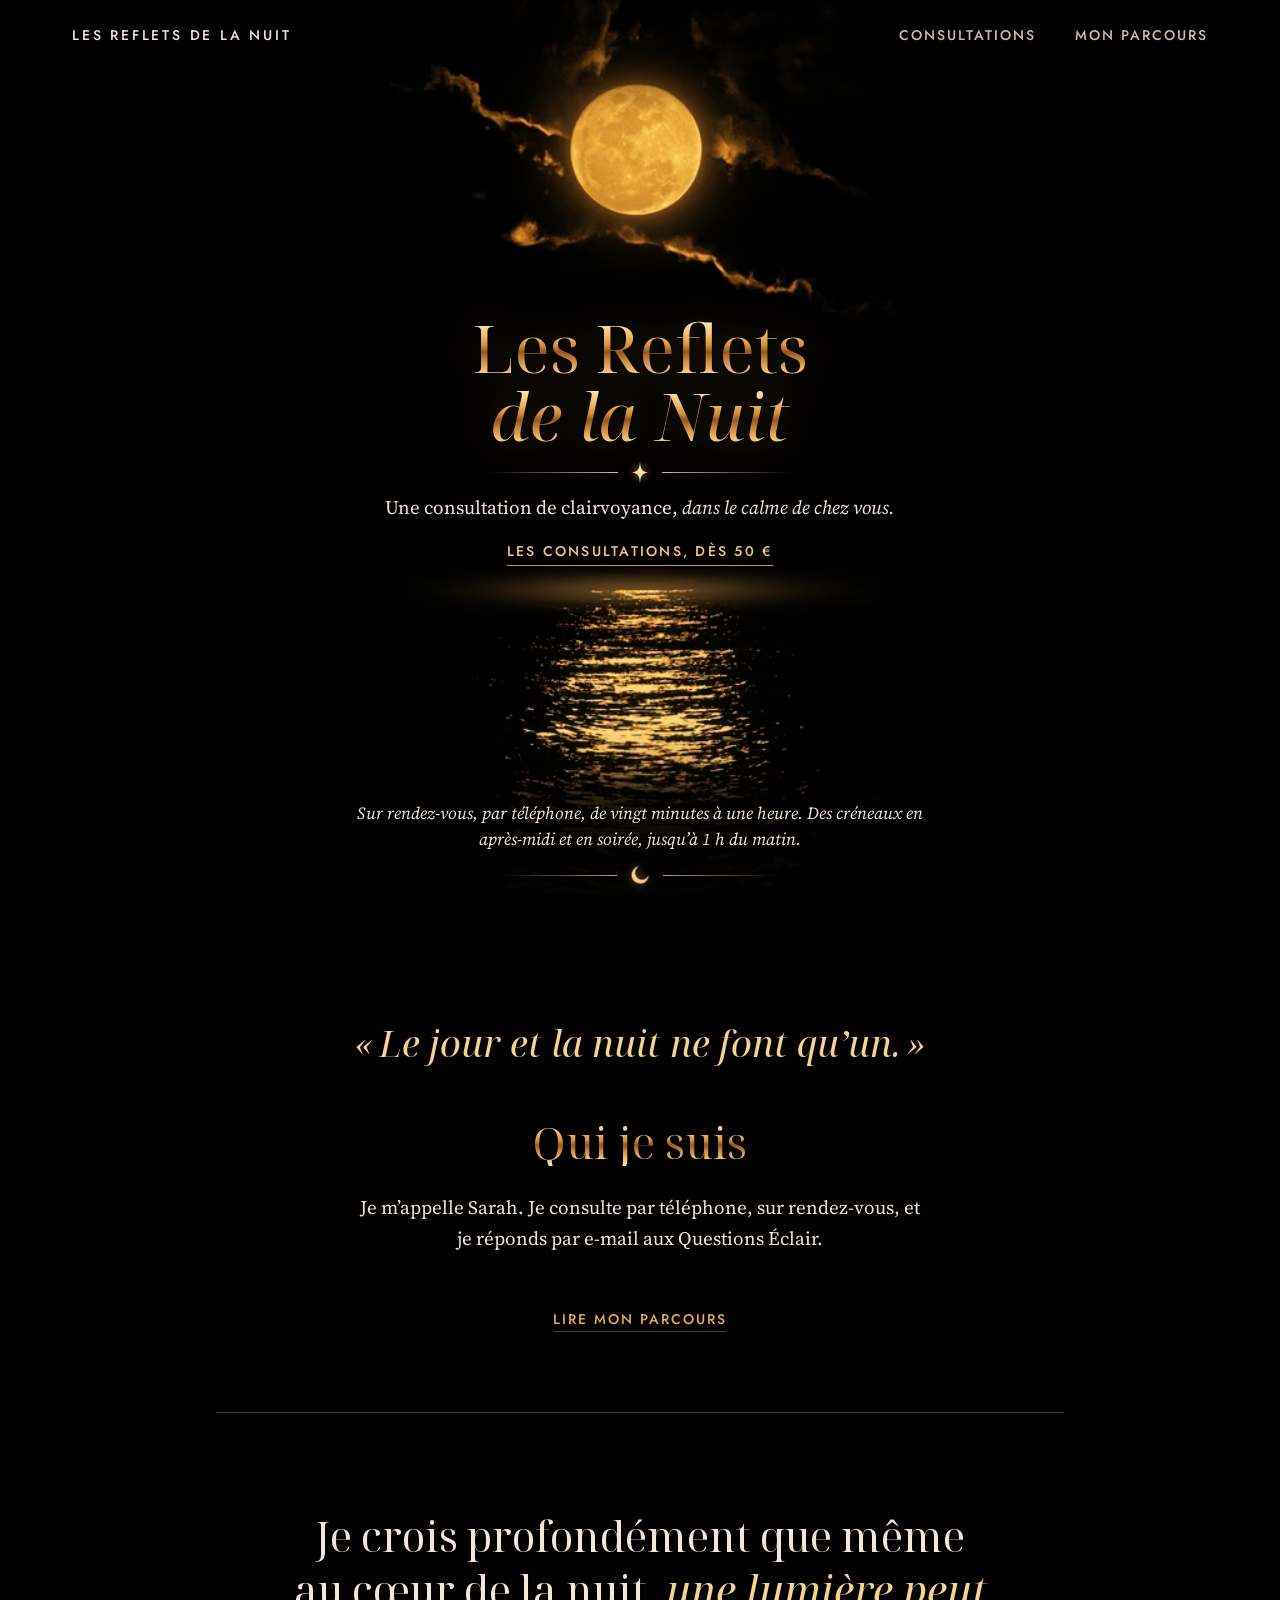
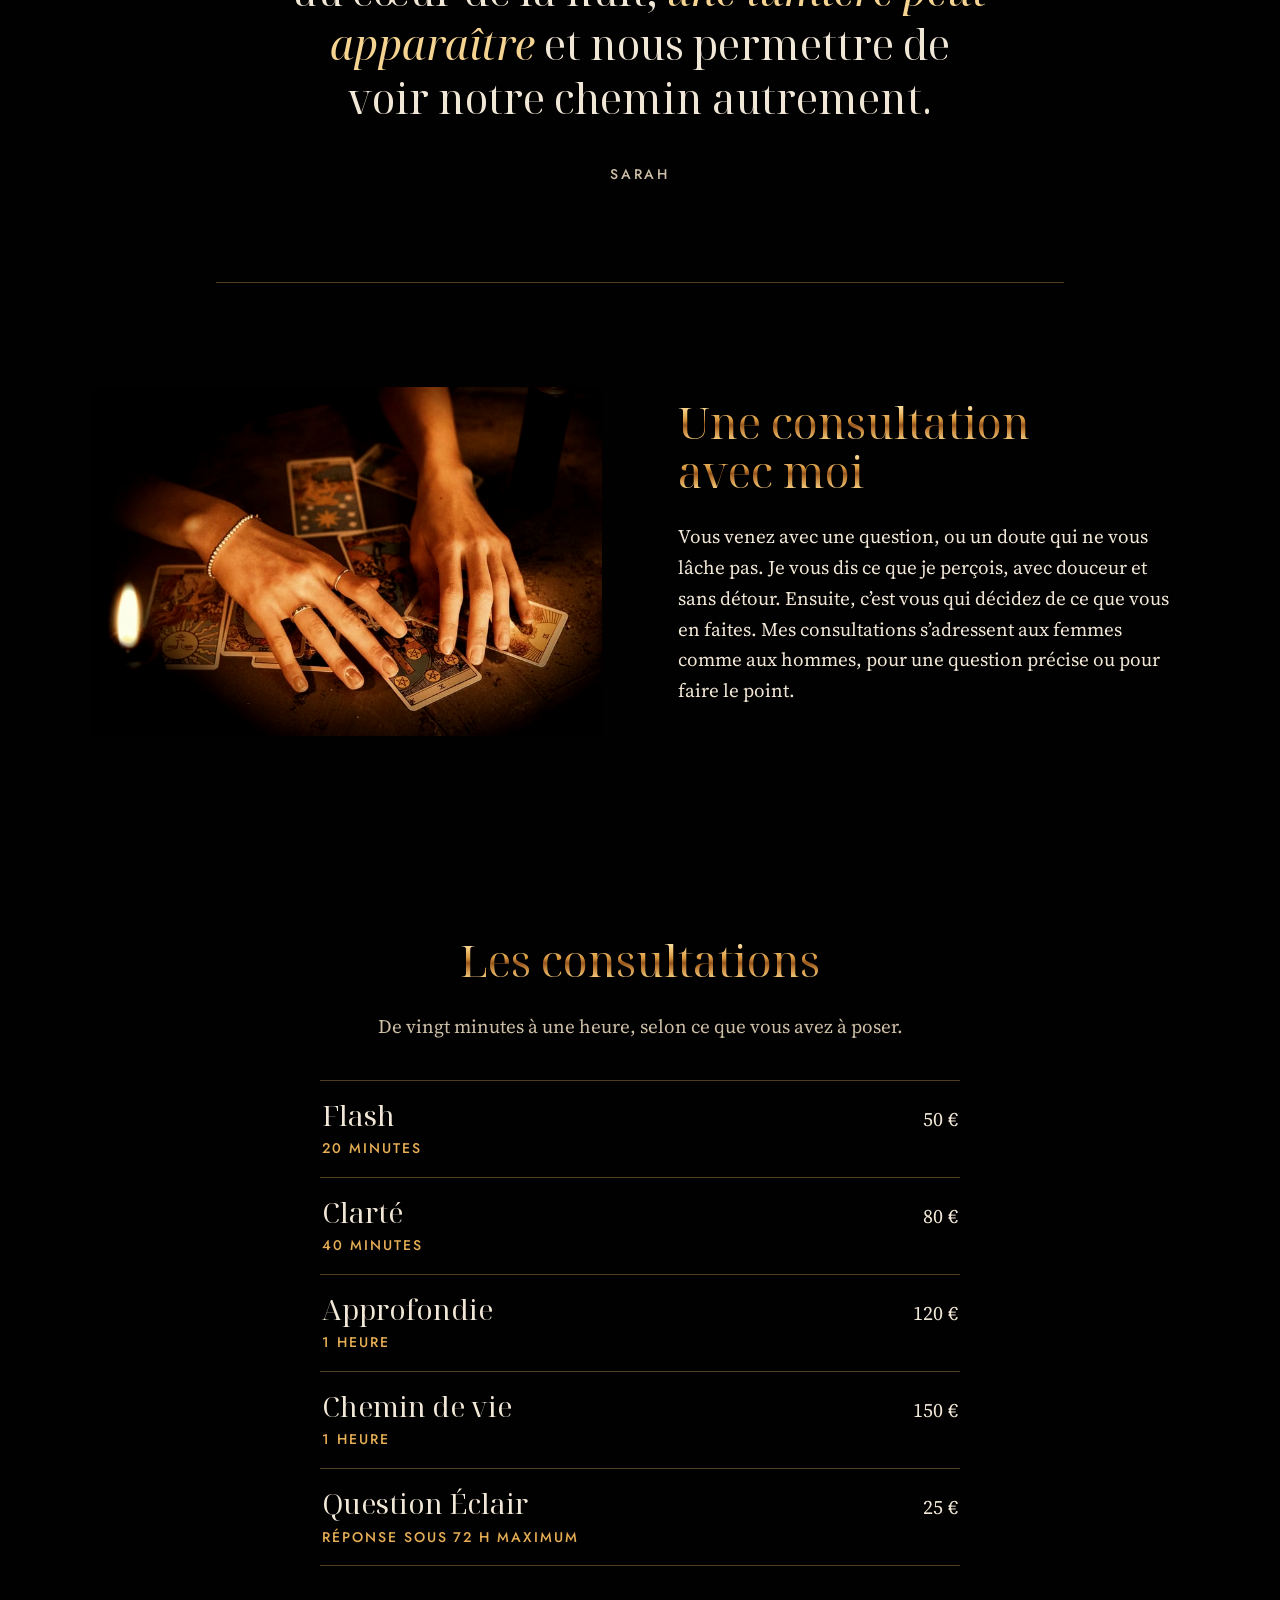
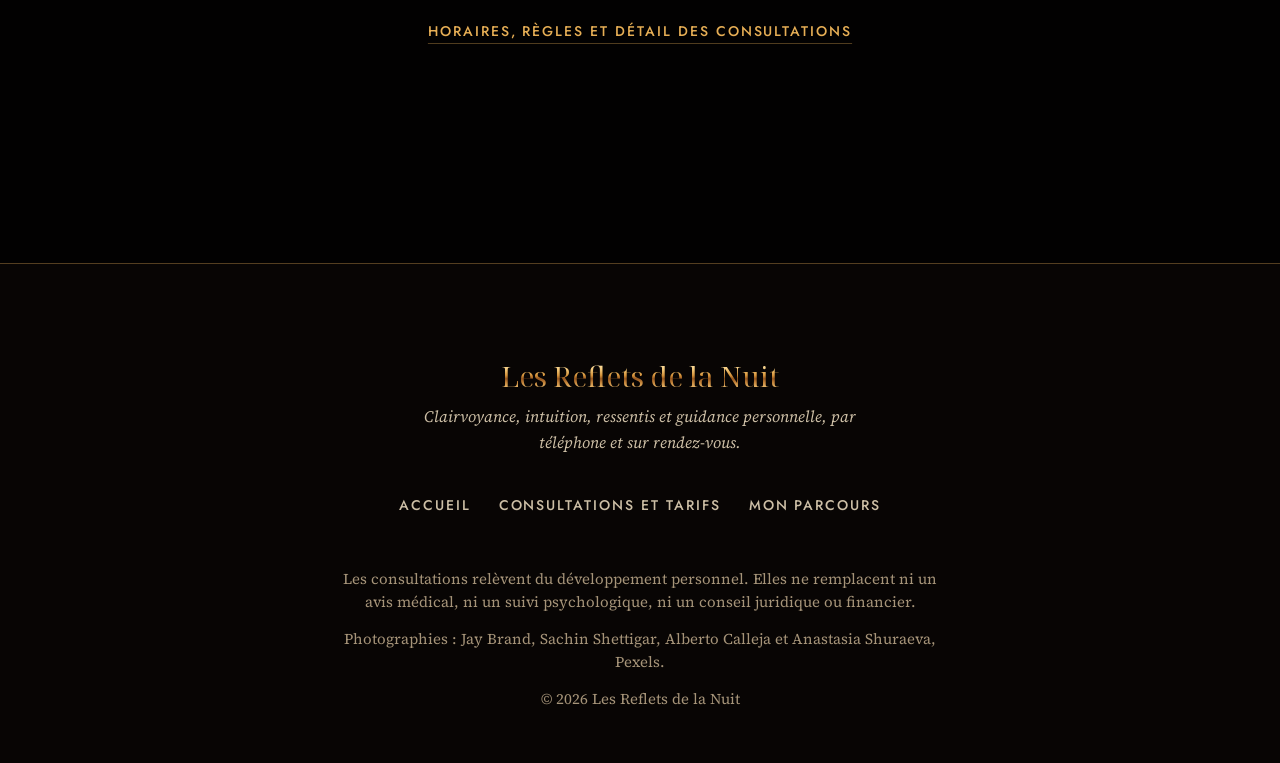
<file: index.html>
<!doctype html>
<html lang="fr">
<head>
<meta charset="utf-8">
<meta name="viewport" content="width=device-width, initial-scale=1, viewport-fit=cover">
<meta name="robots" content="noindex, nofollow">
<title>Les Reflets de la Nuit · Consultations de clairvoyance par téléphone, sur <span class="insecable">rendez-vous</span></title>
<meta name="description" content="Consultations de clairvoyance, d’intuition et de guidance personnelle par téléphone, sur rendez-vous, en après-midi et en soirée jusqu’à 1 h du matin. De 20 minutes à 1 heure, dès 50 €. Question Éclair par écrit, 25 €, réponse sous 72 heures maximum.">
<meta name="theme-color" content="#020101">
<meta name="color-scheme" content="dark">
<link rel="icon" href="assets/img/favicon.svg" type="image/svg+xml">
<link rel="preload" href="assets/fonts/source-serif-4-normal.woff2" as="font" type="font/woff2" crossorigin>
<link rel="preload" href="assets/fonts/noto-serif-display-normal.woff2" as="font" type="font/woff2" crossorigin>
<link rel="preload" as="image" type="image/avif" media="(max-aspect-ratio: 3/4)" imagesrcset="assets/photos/lune7-p-600.avif 600w, assets/photos/lune7-p-900.avif 900w, assets/photos/lune7-p-1200.avif 1200w" imagesizes="100vw">
<link rel="preload" as="image" type="image/avif" media="(min-aspect-ratio: 3/4)" imagesrcset="assets/photos/lune7-l-1280.avif 1280w, assets/photos/lune7-l-1920.avif 1920w, assets/photos/lune7-l-2560.avif 2560w" imagesizes="100vw">
<link rel="stylesheet" href="assets/css/v7.css?v=041ac2bc5d">
</head>
<body class="p-accueil">
<a class="evitement" href="#contenu">Aller au contenu</a>
<header class="haut haut-photo">
  <a class="marque" href="index.html" aria-current="page">Les Reflets de la Nuit</a>
  <nav class="haut-nav" aria-label="Navigation principale"><a href="consultations.html">Consultations</a><a href="parcours.html">Mon parcours</a></nav>
</header>

<main id="contenu">
<section class="heros" aria-labelledby="titre-nom">
  <picture class="heros-photo"><source media="(min-aspect-ratio: 3/4)" type="image/avif" srcset="assets/photos/lune7-l-1280.avif 1280w, assets/photos/lune7-l-1920.avif 1920w, assets/photos/lune7-l-2560.avif 2560w" sizes="100vw"><source media="(min-aspect-ratio: 3/4)" type="image/webp" srcset="assets/photos/lune7-l-1280.webp 1280w, assets/photos/lune7-l-1920.webp 1920w, assets/photos/lune7-l-2560.webp 2560w" sizes="100vw"><source media="(min-aspect-ratio: 3/4)" srcset="assets/photos/lune7-l-1280.jpg 1280w, assets/photos/lune7-l-1920.jpg 1920w, assets/photos/lune7-l-2560.jpg 2560w" sizes="100vw"><source type="image/avif" srcset="assets/photos/lune7-p-600.avif 600w, assets/photos/lune7-p-900.avif 900w, assets/photos/lune7-p-1200.avif 1200w" sizes="100vw"><source type="image/webp" srcset="assets/photos/lune7-p-600.webp 600w, assets/photos/lune7-p-900.webp 900w, assets/photos/lune7-p-1200.webp 1200w" sizes="100vw"><img src="assets/photos/lune7-p-900.jpg" srcset="assets/photos/lune7-p-600.jpg 600w, assets/photos/lune7-p-900.jpg 900w, assets/photos/lune7-p-1200.jpg 1200w" sizes="100vw" alt="Pleine lune orangée au-dessus de nuages bordés d’or ; sous l’horizon, la mer noire et un large chemin de lumière dorée." fetchpriority="high" decoding="async"></picture>
  <div class="heros-texte">
    <h1 id="titre-nom" class="nom"><span class="nom-l1">Les Reflets</span> <span class="nom-l2">de la Nuit</span></h1>
    <span class="astre" aria-hidden="true"><svg viewBox="0 0 20 28" width="20" height="28" focusable="false"><path d="M10 0C10.6 8.6 11.3 12.5 20 14 11.3 15.5 10.6 19.4 10 28 9.4 19.4 8.7 15.5 0 14 8.7 12.5 9.4 8.6 10 0Z"/></svg></span>
    <p class="heros-phrase">Une consultation de clairvoyance, <em>dans le calme de chez vous.</em></p>
    <a class="lien lien-fort" href="consultations.html">Les consultations, dès 50 <span class="cur">€</span></a>
  </div>
  <div class="heros-bas">
    <p class="heros-creneaux">Sur <span class="insecable">rendez-vous</span>, par téléphone, de vingt minutes à une heure. Des créneaux en <span class="insecable">après-midi</span> et en soirée, jusqu’à 1 h du matin.</p>
    <span class="croissant" aria-hidden="true"><svg viewBox="0 0 24 24" width="24" height="24" focusable="false"><path d="M15.2 3.1A9.4 9.4 0 1 0 20.9 15.6 7.6 7.6 0 1 1 15.2 3.1Z"/></svg></span>
  </div>
</section>

<section class="qui" aria-labelledby="titre-qui">
  <p class="qui-exergue">« Le jour et la nuit ne font qu’un. »</p>
  <h2 id="titre-qui" class="titre-section">Qui je suis</h2>
  <p class="qui-texte">Je m’appelle Sarah. Je consulte par téléphone, sur <span class="insecable">rendez-vous</span>, et je réponds par <span class="insecable">e-mail</span> aux Questions Éclair.</p>
  <p class="suite"><a class="lien" href="parcours.html">Lire mon parcours</a></p>
</section>

<section class="lumiere" aria-label="Sa conviction">
  <p class="lumiere-phrase">Je crois profondément que même au cœur de la nuit, <span class="or">une lumière peut apparaître</span> et nous permettre de voir notre chemin autrement.</p>
  <p class="lumiere-signe">Sarah</p>
</section>

<section class="approche" aria-labelledby="titre-approche">
  <figure class="approche-photo">
    <picture><source type="image/avif" srcset="assets/photos/mains6-390.avif 390w, assets/photos/mains6-800.avif 800w, assets/photos/mains6-1060.avif 1060w" sizes="(min-width: 900px) 46vw, 100vw"><source type="image/webp" srcset="assets/photos/mains6-390.webp 390w, assets/photos/mains6-800.webp 800w, assets/photos/mains6-1060.webp 1060w" sizes="(min-width: 900px) 46vw, 100vw"><img src="assets/photos/mains6-1060.jpg" srcset="assets/photos/mains6-390.jpg 390w, assets/photos/mains6-800.jpg 800w, assets/photos/mains6-1060.jpg 1060w" sizes="(min-width: 900px) 46vw, 100vw" alt="Deux mains posées sur des cartes de tarot, entre deux bougies allumées." width="1060" height="728" loading="lazy" decoding="async"></picture>
  </figure>
  <div class="approche-texte">
    <h2 id="titre-approche" class="titre-section">Une consultation avec moi</h2>
    <p>Vous venez avec une question, ou un doute qui ne vous lâche pas. Je vous dis ce que je perçois, avec douceur et sans détour. Ensuite, c’est vous qui décidez de ce que vous en faites. Mes consultations s’adressent aux femmes comme aux hommes, pour une question précise ou pour faire le point.</p>
  </div>
</section>

<section class="consultations-accueil" aria-labelledby="titre-carte">
  <h2 id="titre-carte" class="titre-section">Les consultations</h2>
  <p class="carte-chapeau">De vingt minutes à une heure, selon ce que vous avez à poser.</p>
  <ol class="carte" aria-label="Les consultations"><li><a class="carte-ligne" href="consultations.html#flash" data-prestation="flash"><span class="carte-nom" data-p="nom">Flash</span><span class="carte-prix" data-p="prix">50 <span class="cur">€</span></span><span class="carte-duree" data-p="duree">20 minutes</span></a></li><li><a class="carte-ligne" href="consultations.html#clarte" data-prestation="clarte"><span class="carte-nom" data-p="nom">Clarté</span><span class="carte-prix" data-p="prix">80 <span class="cur">€</span></span><span class="carte-duree" data-p="duree">40 minutes</span></a></li><li><a class="carte-ligne" href="consultations.html#approfondie" data-prestation="approfondie"><span class="carte-nom" data-p="nom">Approfondie</span><span class="carte-prix" data-p="prix">120 <span class="cur">€</span></span><span class="carte-duree" data-p="duree">1 heure</span></a></li><li><a class="carte-ligne" href="consultations.html#chemin-de-vie" data-prestation="chemin-de-vie"><span class="carte-nom" data-p="nom">Chemin de vie</span><span class="carte-prix" data-p="prix">150 <span class="cur">€</span></span><span class="carte-duree" data-p="duree">1 heure</span></a></li><li><a class="carte-ligne" href="consultations.html#question-eclair" data-prestation="question-eclair"><span class="carte-nom" data-p="nom">Question Éclair</span><span class="carte-prix" data-p="prix">25 <span class="cur">€</span></span><span class="carte-duree" data-p="delai">Réponse sous 72 h maximum</span></a></li></ol>
  <p class="suite"><a class="lien" href="consultations.html">Horaires, règles et détail des consultations</a></p>
</section>
</main>
<footer class="pied">
  <p class="pied-nom">Les Reflets de la Nuit</p>
  <p class="pied-signature">Clairvoyance, intuition, ressentis et guidance personnelle, par téléphone et sur <span class="insecable">rendez-vous</span>.</p>
  <nav aria-label="Pages du site"><ul class="pied-nav"><li><a href="index.html">Accueil</a></li><li><a href="consultations.html">Consultations et tarifs</a></li><li><a href="parcours.html">Mon parcours</a></li></ul></nav>
  <p class="pied-mention">Les consultations relèvent du développement personnel. Elles ne remplacent ni un avis médical, ni un suivi psychologique, ni un conseil juridique ou financier.</p>
  <p class="pied-credits">Photographies : Jay Brand, Sachin Shettigar, Alberto Calleja et Anastasia Shuraeva, Pexels.</p>
  <p class="pied-annee">© 2026 Les Reflets de la Nuit</p>
</footer>

</body>
</html>
</file>
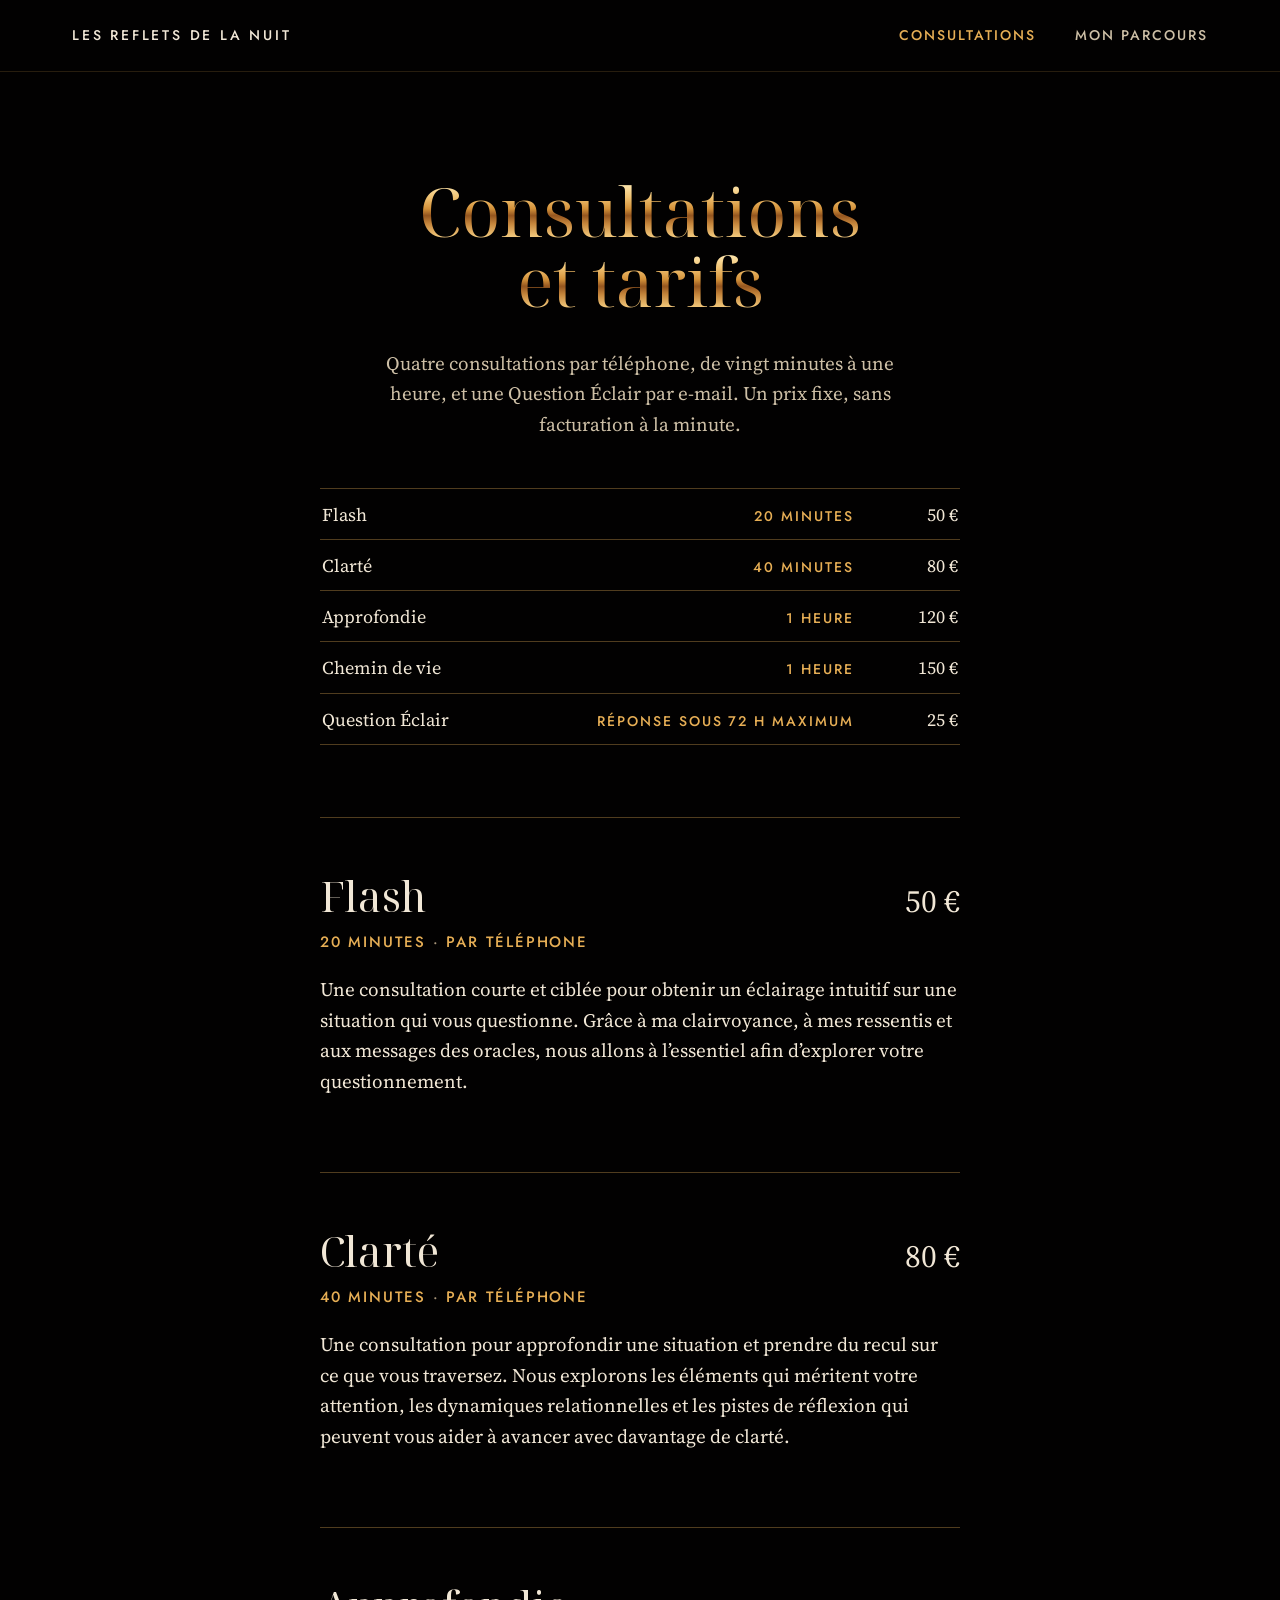
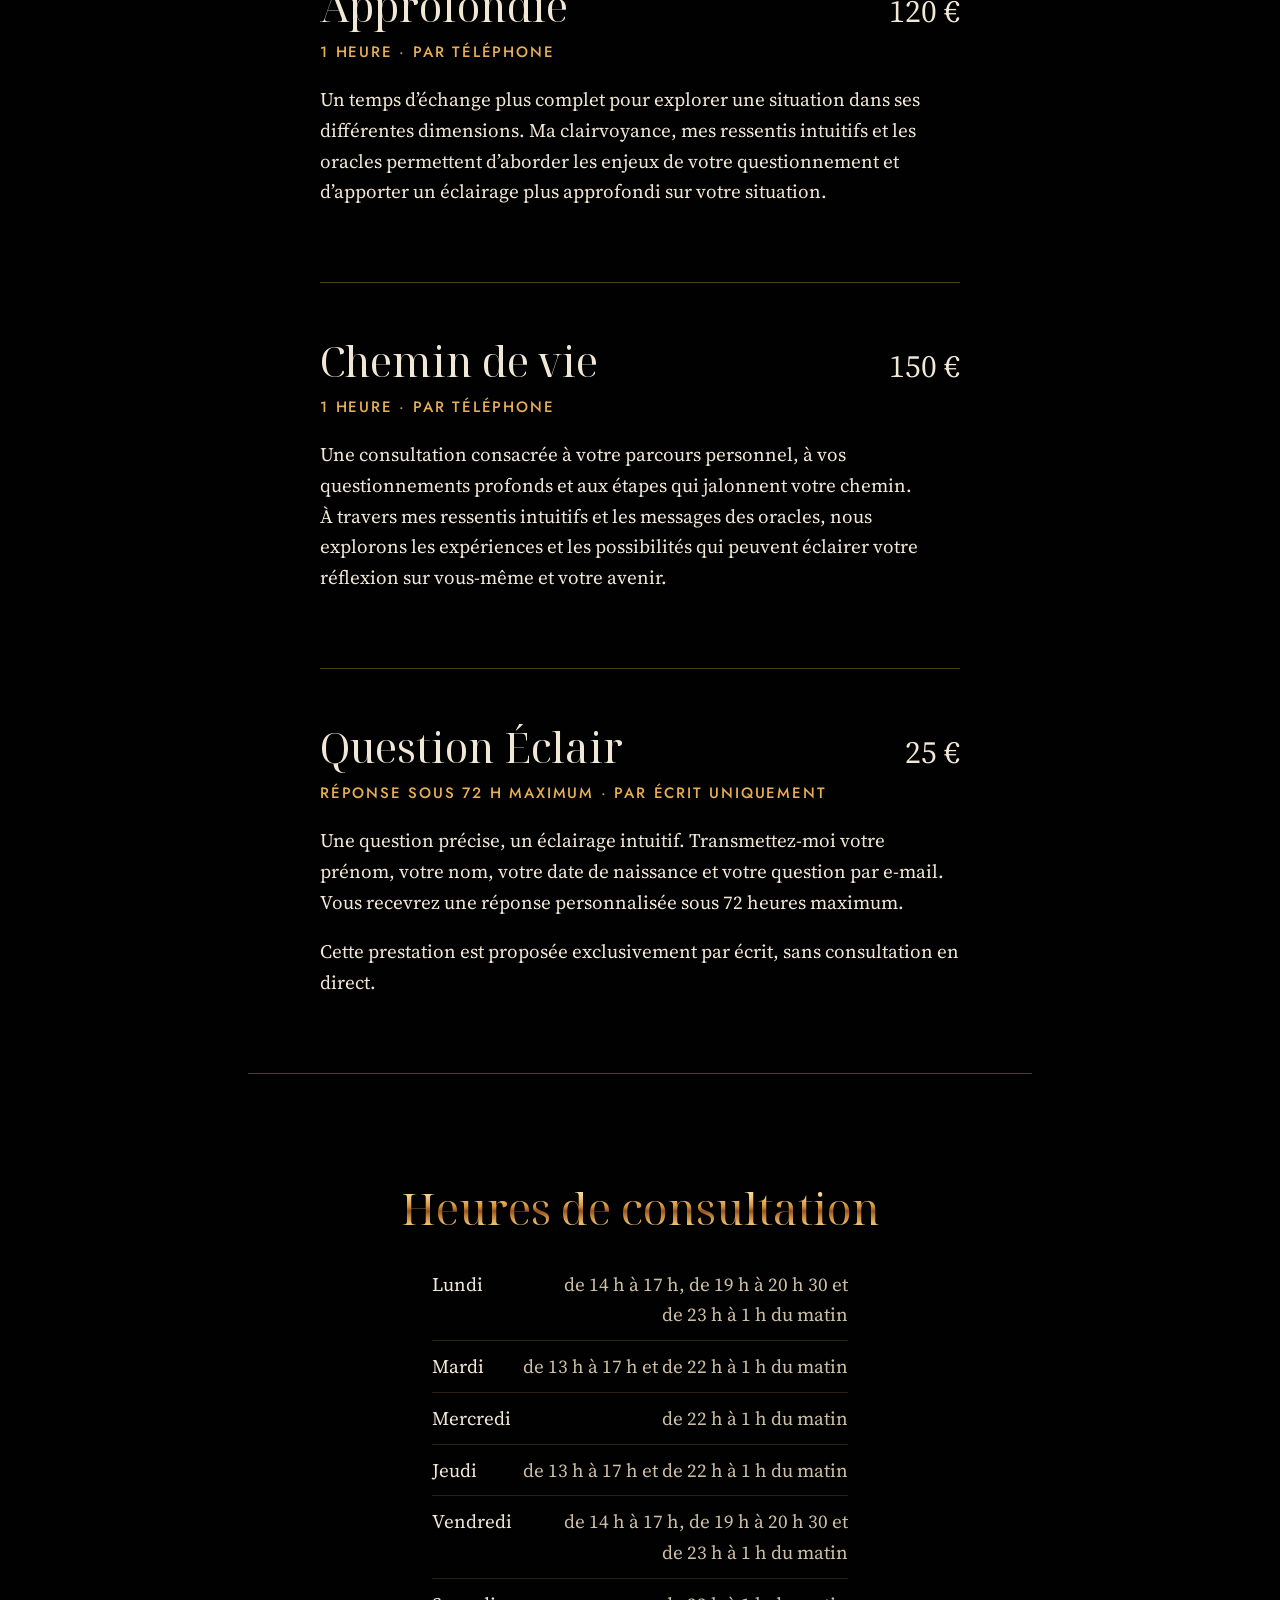
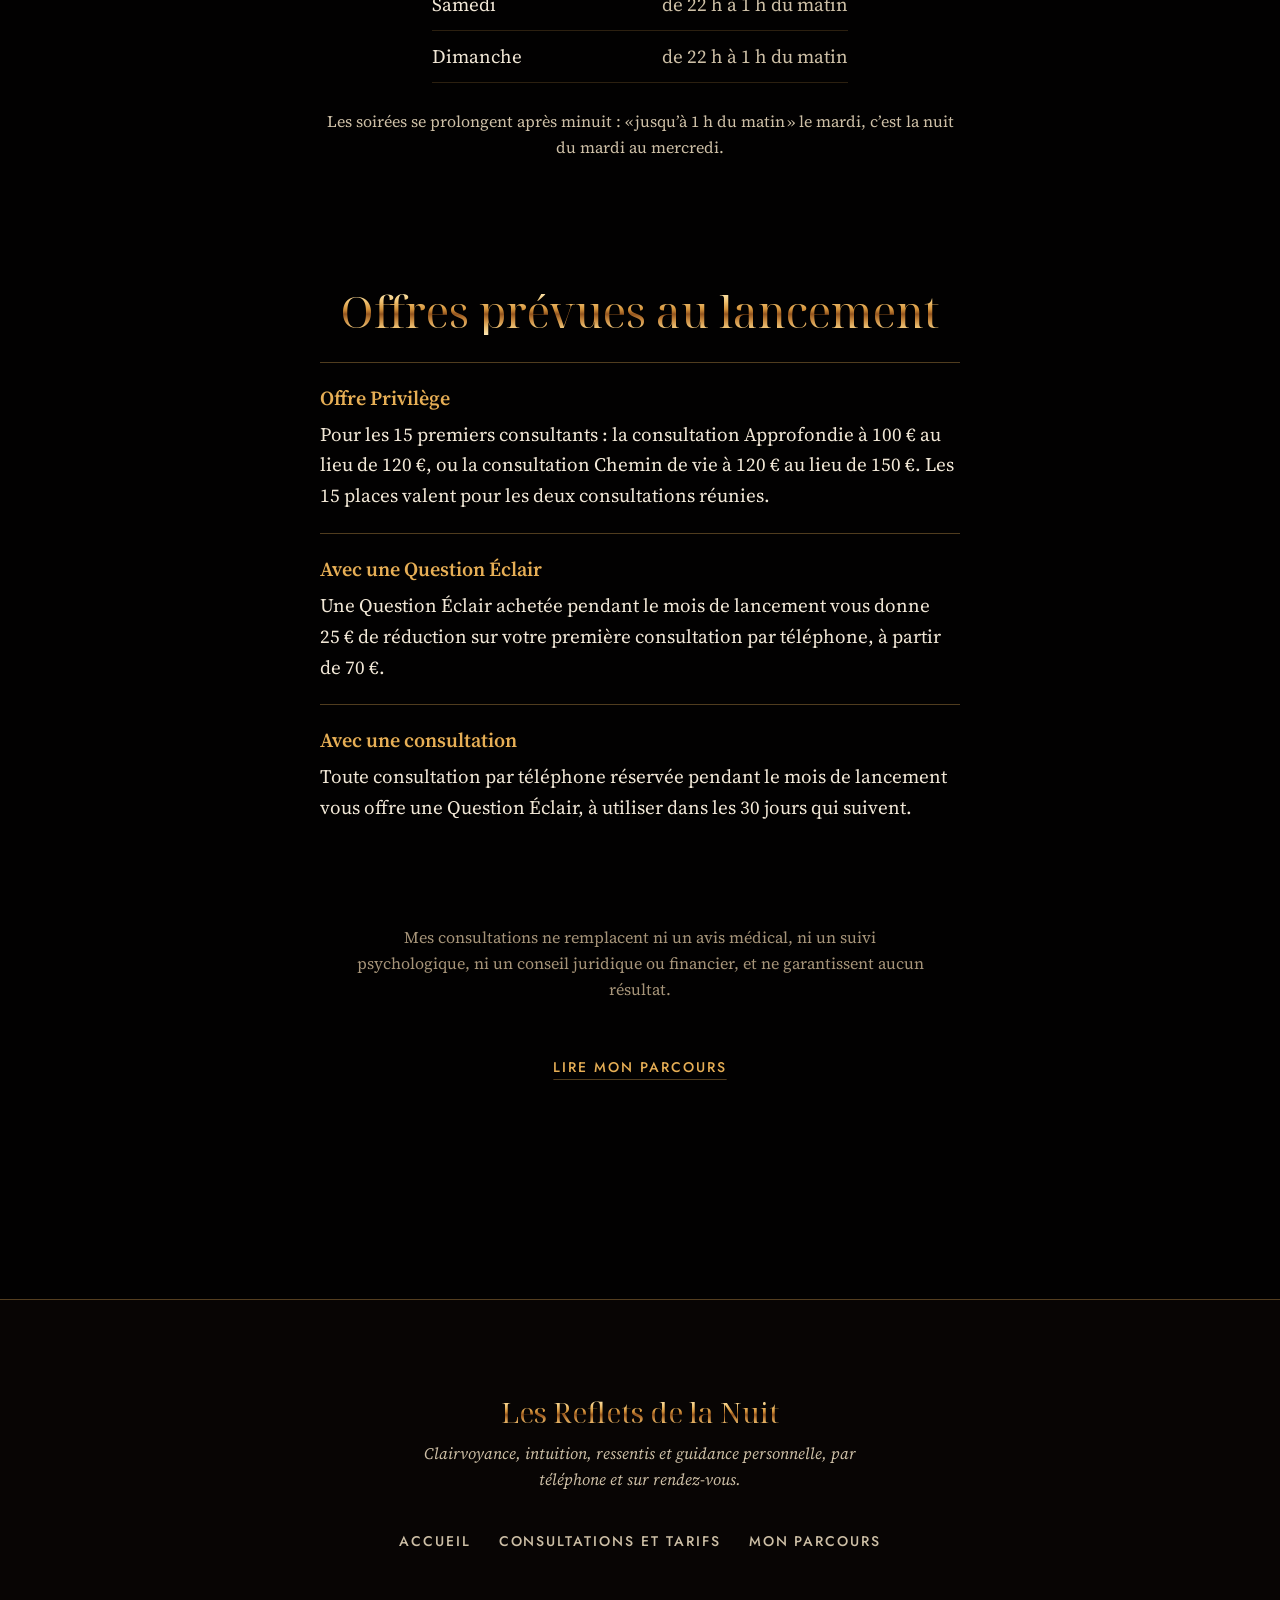
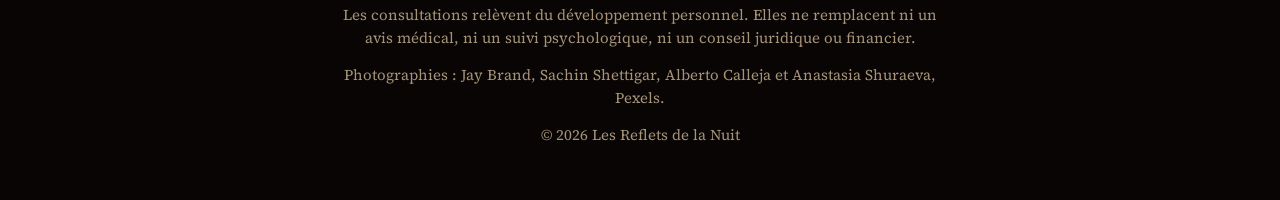
<file: consultations.html>
<!doctype html>
<html lang="fr">
<head>
<meta charset="utf-8">
<meta name="viewport" content="width=device-width, initial-scale=1, viewport-fit=cover">
<meta name="robots" content="noindex, nofollow">
<title>Consultations et tarifs · Les Reflets de la Nuit</title>
<meta name="description" content="Flash, 20 minutes, 50 € ; Clarté, 40 minutes, 80 € ; Approfondie, 1 heure, 120 € ; Chemin de vie, 1 heure, 150 € ; Question Éclair par écrit, 25 €, réponse sous 72 heures maximum. Horaires et règles.">
<meta name="theme-color" content="#020101">
<meta name="color-scheme" content="dark">
<link rel="icon" href="assets/img/favicon.svg" type="image/svg+xml">
<link rel="preload" href="assets/fonts/source-serif-4-normal.woff2" as="font" type="font/woff2" crossorigin>
<link rel="preload" href="assets/fonts/noto-serif-display-normal.woff2" as="font" type="font/woff2" crossorigin>
<link rel="stylesheet" href="assets/css/v7.css?v=041ac2bc5d">
</head>
<body class="p-consultations">
<a class="evitement" href="#contenu">Aller au contenu</a>
<header class="haut">
  <a class="marque" href="index.html">Les Reflets de la Nuit</a>
  <nav class="haut-nav" aria-label="Navigation principale"><a href="consultations.html" aria-current="page">Consultations</a><a href="parcours.html">Mon parcours</a></nav>
</header>

<main id="contenu">
<header class="tete-page">
  <h1 class="titre-page">Consultations et tarifs</h1>
  <p class="chapeau">Quatre consultations par téléphone, de vingt minutes à une heure, et une Question Éclair par <span class="insecable">e-mail</span>. Un prix fixe, sans facturation à la minute.</p>
</header>

<nav class="index-carte" aria-label="Les consultations, en un coup d’œil">
  <ol class="carte"><li><a class="carte-ligne" href="#flash"><span class="carte-nom">Flash</span><span class="carte-prix">50 <span class="cur">€</span></span><span class="carte-duree">20 minutes</span></a></li><li><a class="carte-ligne" href="#clarte"><span class="carte-nom">Clarté</span><span class="carte-prix">80 <span class="cur">€</span></span><span class="carte-duree">40 minutes</span></a></li><li><a class="carte-ligne" href="#approfondie"><span class="carte-nom">Approfondie</span><span class="carte-prix">120 <span class="cur">€</span></span><span class="carte-duree">1 heure</span></a></li><li><a class="carte-ligne" href="#chemin-de-vie"><span class="carte-nom">Chemin de vie</span><span class="carte-prix">150 <span class="cur">€</span></span><span class="carte-duree">1 heure</span></a></li><li><a class="carte-ligne" href="#question-eclair"><span class="carte-nom">Question Éclair</span><span class="carte-prix">25 <span class="cur">€</span></span><span class="carte-duree">Réponse sous 72 h maximum</span></a></li></ol>
</nav>

<div class="fiches">
<article class="fiche" id="flash" data-prestation="flash" aria-labelledby="t-flash">
  <div class="fiche-tete"><h2 class="fiche-nom" id="t-flash" data-p="nom">Flash</h2><p class="fiche-prix" data-p="prix">50 <span class="cur">€</span></p></div>
  <p class="fiche-meta"><span data-p="duree">20 minutes</span><span class="sep" aria-hidden="true"> · </span><span>Par téléphone</span></p>
  <p class="fiche-texte" data-p="texte">Une consultation courte et ciblée pour obtenir un éclairage intuitif sur une situation qui vous questionne. Grâce à ma clairvoyance, à mes ressentis et aux messages des oracles, nous allons à l’essentiel afin d’explorer votre questionnement.</p>
</article><article class="fiche" id="clarte" data-prestation="clarte" aria-labelledby="t-clarte">
  <div class="fiche-tete"><h2 class="fiche-nom" id="t-clarte" data-p="nom">Clarté</h2><p class="fiche-prix" data-p="prix">80 <span class="cur">€</span></p></div>
  <p class="fiche-meta"><span data-p="duree">40 minutes</span><span class="sep" aria-hidden="true"> · </span><span>Par téléphone</span></p>
  <p class="fiche-texte" data-p="texte">Une consultation pour approfondir une situation et prendre du recul sur ce que vous traversez. Nous explorons les éléments qui méritent votre attention, les dynamiques relationnelles et les pistes de réflexion qui peuvent vous aider à avancer avec davantage de clarté.</p>
</article><article class="fiche" id="approfondie" data-prestation="approfondie" aria-labelledby="t-approfondie">
  <div class="fiche-tete"><h2 class="fiche-nom" id="t-approfondie" data-p="nom">Approfondie</h2><p class="fiche-prix" data-p="prix">120 <span class="cur">€</span></p></div>
  <p class="fiche-meta"><span data-p="duree">1 heure</span><span class="sep" aria-hidden="true"> · </span><span>Par téléphone</span></p>
  <p class="fiche-texte" data-p="texte">Un temps d’échange plus complet pour explorer une situation dans ses différentes dimensions. Ma clairvoyance, mes ressentis intuitifs et les oracles permettent d’aborder les enjeux de votre questionnement et d’apporter un éclairage plus approfondi sur votre situation.</p>
</article><article class="fiche" id="chemin-de-vie" data-prestation="chemin-de-vie" aria-labelledby="t-chemin-de-vie">
  <div class="fiche-tete"><h2 class="fiche-nom" id="t-chemin-de-vie" data-p="nom">Chemin de vie</h2><p class="fiche-prix" data-p="prix">150 <span class="cur">€</span></p></div>
  <p class="fiche-meta"><span data-p="duree">1 heure</span><span class="sep" aria-hidden="true"> · </span><span>Par téléphone</span></p>
  <p class="fiche-texte" data-p="texte">Une consultation consacrée à votre parcours personnel, à vos questionnements profonds et aux étapes qui jalonnent votre chemin. À travers mes ressentis intuitifs et les messages des oracles, nous explorons les expériences et les possibilités qui peuvent éclairer votre réflexion sur <span class="insecable">vous-même</span> et votre avenir.</p>
</article><article class="fiche" id="question-eclair" data-prestation="question-eclair" aria-labelledby="t-question-eclair">
  <div class="fiche-tete"><h2 class="fiche-nom" id="t-question-eclair" data-p="nom">Question Éclair</h2><p class="fiche-prix" data-p="prix">25 <span class="cur">€</span></p></div>
  <p class="fiche-meta"><span data-p="delai">Réponse sous 72 h maximum</span><span class="sep" aria-hidden="true"> · </span><span>Par écrit uniquement</span></p>
  <p class="fiche-texte" data-p="texte">Une question précise, un éclairage intuitif. <span class="insecable">Transmettez-moi</span> votre prénom, votre nom, votre date de naissance et votre question par <span class="insecable">e-mail</span>. Vous recevrez une réponse personnalisée sous 72 heures maximum.</p><p class="fiche-texte" data-p="texte">Cette prestation est proposée exclusivement par écrit, sans consultation en direct.</p>
</article>
</div>

<section class="horaires" id="horaires" aria-labelledby="titre-horaires">
  <h2 id="titre-horaires" class="titre-section">Heures de consultation</h2>
  <dl class="horaires-liste"><div class="hr-jour"><dt>Lundi</dt><dd>de 14 h à 17 h, de 19 h à 20 h 30 et de 23 h à 1 h du matin</dd></div><div class="hr-jour"><dt>Mardi</dt><dd>de 13 h à 17 h et de 22 h à 1 h du matin</dd></div><div class="hr-jour"><dt>Mercredi</dt><dd>de 22 h à 1 h du matin</dd></div><div class="hr-jour"><dt>Jeudi</dt><dd>de 13 h à 17 h et de 22 h à 1 h du matin</dd></div><div class="hr-jour"><dt>Vendredi</dt><dd>de 14 h à 17 h, de 19 h à 20 h 30 et de 23 h à 1 h du matin</dd></div><div class="hr-jour"><dt>Samedi</dt><dd>de 22 h à 1 h du matin</dd></div><div class="hr-jour"><dt>Dimanche</dt><dd>de 22 h à 1 h du matin</dd></div></dl>
  <p class="note">Les soirées se prolongent après minuit : « jusqu’à 1 h du matin » le mardi, c’est la nuit du mardi au mercredi.</p>
</section>

<section class="offres" data-offres aria-labelledby="titre-offres">
  <h2 id="titre-offres" class="titre-section">Offres prévues au lancement</h2>
  <ul class="offres-liste"><li class="offre"><h3 class="offre-titre">Offre Privilège</h3><p>Pour les 15 premiers consultants : la consultation Approfondie à 100 € au lieu de 120 €, ou la consultation Chemin de vie à 120 € au lieu de 150 €. Les 15 places valent pour les deux consultations réunies.</p></li><li class="offre"><h3 class="offre-titre">Avec une Question Éclair</h3><p>Une Question Éclair achetée pendant le mois de lancement vous donne 25 € de réduction sur votre première consultation par téléphone, à partir de 70 €.</p></li><li class="offre"><h3 class="offre-titre">Avec une consultation</h3><p>Toute consultation par téléphone réservée pendant le mois de lancement vous offre une Question Éclair, à utiliser dans les 30 jours qui suivent.</p></li></ul>
</section>

<p class="mention">Mes consultations ne remplacent ni un avis médical, ni un suivi psychologique, ni un conseil juridique ou financier, et ne garantissent aucun résultat.</p>
<p class="suite"><a class="lien" href="parcours.html">Lire mon parcours</a></p>
</main>
<footer class="pied">
  <p class="pied-nom">Les Reflets de la Nuit</p>
  <p class="pied-signature">Clairvoyance, intuition, ressentis et guidance personnelle, par téléphone et sur <span class="insecable">rendez-vous</span>.</p>
  <nav aria-label="Pages du site"><ul class="pied-nav"><li><a href="index.html">Accueil</a></li><li><a href="consultations.html">Consultations et tarifs</a></li><li><a href="parcours.html">Mon parcours</a></li></ul></nav>
  <p class="pied-mention">Les consultations relèvent du développement personnel. Elles ne remplacent ni un avis médical, ni un suivi psychologique, ni un conseil juridique ou financier.</p>
  <p class="pied-credits">Photographies : Jay Brand, Sachin Shettigar, Alberto Calleja et Anastasia Shuraeva, Pexels.</p>
  <p class="pied-annee">© 2026 Les Reflets de la Nuit</p>
</footer>

</body>
</html>
</file>
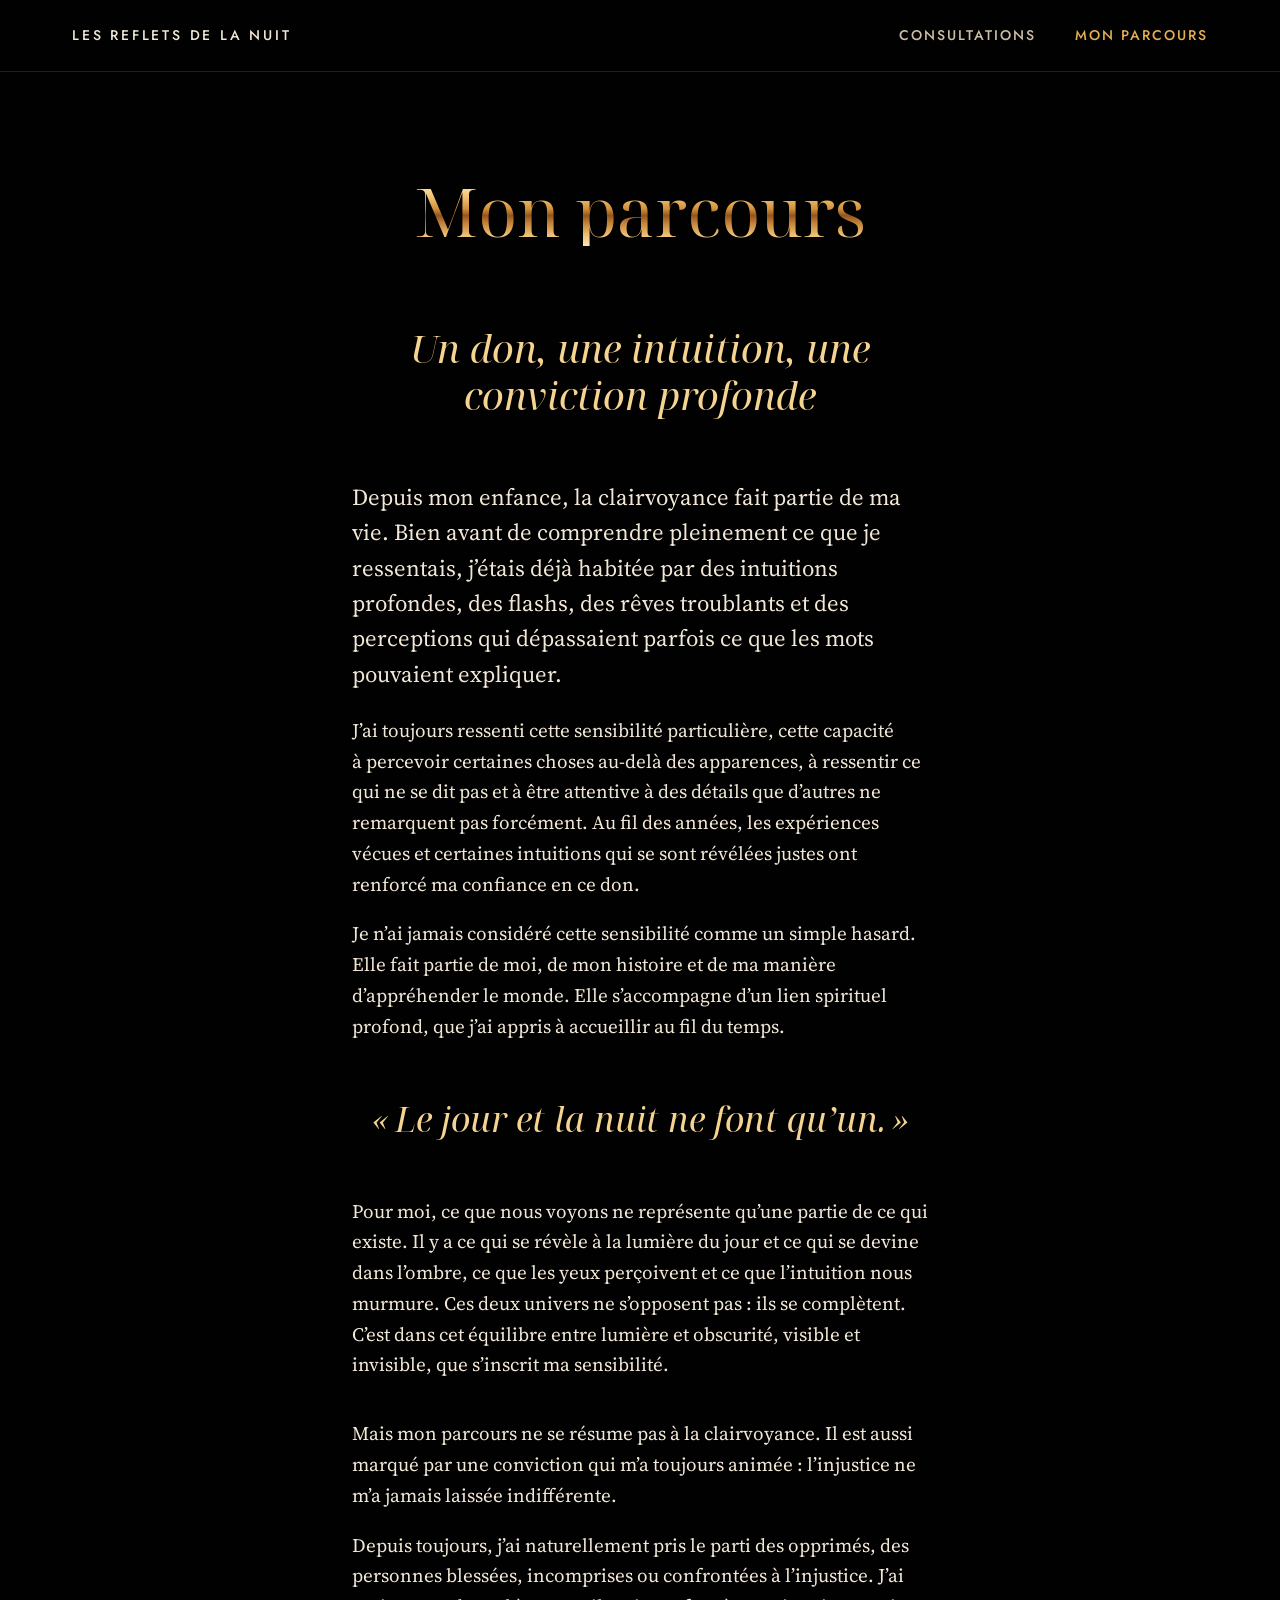
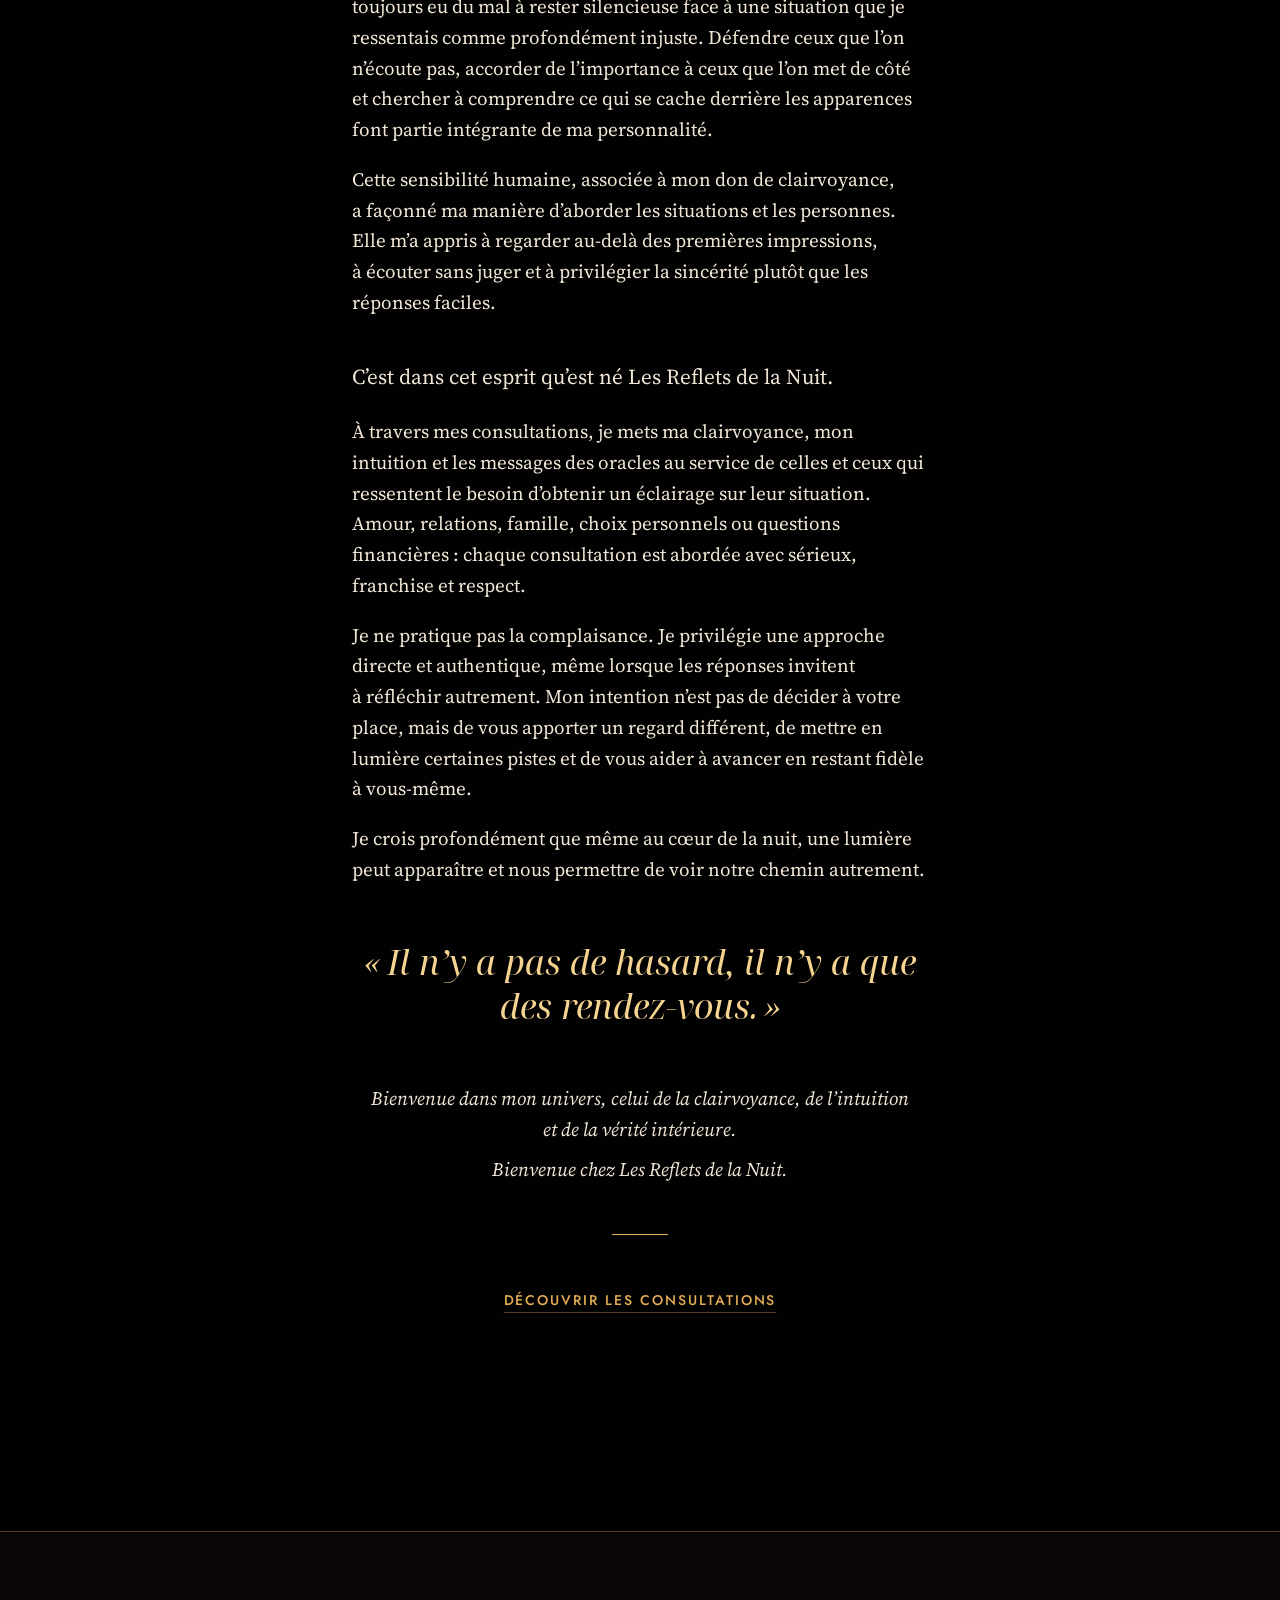
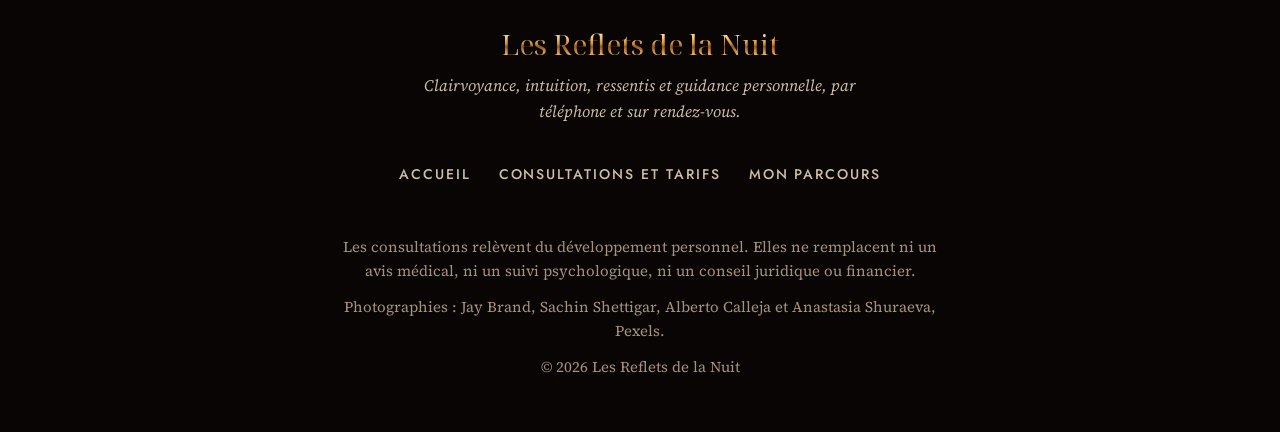
<file: parcours.html>
<!doctype html>
<html lang="fr">
<head>
<meta charset="utf-8">
<meta name="viewport" content="width=device-width, initial-scale=1, viewport-fit=cover">
<meta name="robots" content="noindex, nofollow">
<title>Mon parcours · Les Reflets de la Nuit</title>
<meta name="description" content="Un don, une intuition, une conviction profonde : le parcours de Sarah, sa clairvoyance et la naissance des Reflets de la Nuit.">
<meta name="theme-color" content="#020101">
<meta name="color-scheme" content="dark">
<link rel="icon" href="assets/img/favicon.svg" type="image/svg+xml">
<link rel="preload" href="assets/fonts/source-serif-4-normal.woff2" as="font" type="font/woff2" crossorigin>
<link rel="preload" href="assets/fonts/noto-serif-display-normal.woff2" as="font" type="font/woff2" crossorigin>
<link rel="stylesheet" href="assets/css/v7.css?v=041ac2bc5d">
</head>
<body class="p-parcours">
<a class="evitement" href="#contenu">Aller au contenu</a>
<header class="haut">
  <a class="marque" href="index.html">Les Reflets de la Nuit</a>
  <nav class="haut-nav" aria-label="Navigation principale"><a href="consultations.html">Consultations</a><a href="parcours.html" aria-current="page">Mon parcours</a></nav>
</header>

<main id="contenu">
<header class="tete-page">
  <h1 class="titre-page">Mon parcours</h1>
</header>
<article class="recit" aria-labelledby="titre-recit">
  <div class="recit-colonne">
    <h2 class="intertitre" id="titre-recit">Un don, une intuition, une conviction profonde</h2>
    <p class="recit-ouverture" data-recit="0">Depuis mon enfance, la clairvoyance fait partie de ma vie. Bien avant de comprendre pleinement ce que je ressentais, j’étais déjà habitée par des intuitions profondes, des flashs, des rêves troublants et des perceptions qui dépassaient parfois ce que les mots pouvaient expliquer.</p><p data-recit="1">J’ai toujours ressenti cette sensibilité particulière, cette capacité à percevoir certaines choses <span class="insecable">au-delà</span> des apparences, à ressentir ce qui ne se dit pas et à être attentive à des détails que d’autres ne remarquent pas forcément. Au fil des années, les expériences vécues et certaines intuitions qui se sont révélées justes ont renforcé ma confiance en ce don.</p><p data-recit="2">Je n’ai jamais considéré cette sensibilité comme un simple hasard. Elle fait partie de moi, de mon histoire et de ma manière d’appréhender le monde. Elle s’accompagne d’un lien spirituel profond, que j’ai appris à accueillir au fil du temps.</p><p class="exergue">« Le jour et la nuit ne font qu’un. »</p><p data-recit="4">Pour moi, ce que nous voyons ne représente qu’une partie de ce qui existe. Il y a ce qui se révèle à la lumière du jour et ce qui se devine dans l’ombre, ce que les yeux perçoivent et ce que l’intuition nous murmure. Ces deux univers ne s’opposent pas : ils se complètent. C’est dans cet équilibre entre lumière et obscurité, visible et invisible, que s’inscrit ma sensibilité.</p><p class="recit-tournant" data-recit="5">Mais mon parcours ne se résume pas à la clairvoyance. Il est aussi marqué par une conviction qui m’a toujours animée : l’injustice ne m’a jamais laissée indifférente.</p><p data-recit="6">Depuis toujours, j’ai naturellement pris le parti des opprimés, des personnes blessées, incomprises ou confrontées à l’injustice. J’ai toujours eu du mal à rester silencieuse face à une situation que je ressentais comme profondément injuste. Défendre ceux que l’on n’écoute pas, accorder de l’importance à ceux que l’on met de côté et chercher à comprendre ce qui se cache derrière les apparences font partie intégrante de ma personnalité.</p><p data-recit="7">Cette sensibilité humaine, associée à mon don de clairvoyance, a façonné ma manière d’aborder les situations et les personnes. Elle m’a appris à regarder <span class="insecable">au-delà</span> des premières impressions, à écouter sans juger et à privilégier la sincérité plutôt que les réponses faciles.</p><p class="recit-pivot" data-recit="8">C’est dans cet esprit qu’est né Les Reflets de la Nuit.</p><p data-recit="9">À travers mes consultations, je mets ma clairvoyance, mon intuition et les messages des oracles au service de celles et ceux qui ressentent le besoin d’obtenir un éclairage sur leur situation. Amour, relations, famille, choix personnels ou questions financières : chaque consultation est abordée avec sérieux, franchise et respect.</p><p data-recit="10">Je ne pratique pas la complaisance. Je privilégie une approche directe et authentique, même lorsque les réponses invitent à réfléchir autrement. Mon intention n’est pas de décider à votre place, mais de vous apporter un regard différent, de mettre en lumière certaines pistes et de vous aider à avancer en restant fidèle à <span class="insecable">vous-même</span>.</p><p data-recit="11">Je crois profondément que même au cœur de la nuit, une lumière peut apparaître et nous permettre de voir notre chemin autrement.</p><p class="exergue"><span class="vers">« Il n’y a pas de hasard,</span> <span class="vers">il n’y a que des <span class="insecable">rendez-vous</span>. »</span></p>
    <div class="recit-fin"><p><span class="vers">Bienvenue dans mon univers,</span> <span class="vers">celui de la clairvoyance,</span> <span class="vers">de l’intuition et de la vérité intérieure.</span></p><p>Bienvenue chez Les Reflets de la Nuit.</p></div>
    <p class="recit-signature"><span class="sr">Les Reflets de la Nuit</span></p>
  </div>
</article>
<p class="suite"><a class="lien" href="consultations.html">Découvrir les consultations</a></p>
</main>
<footer class="pied">
  <p class="pied-nom">Les Reflets de la Nuit</p>
  <p class="pied-signature">Clairvoyance, intuition, ressentis et guidance personnelle, par téléphone et sur <span class="insecable">rendez-vous</span>.</p>
  <nav aria-label="Pages du site"><ul class="pied-nav"><li><a href="index.html">Accueil</a></li><li><a href="consultations.html">Consultations et tarifs</a></li><li><a href="parcours.html">Mon parcours</a></li></ul></nav>
  <p class="pied-mention">Les consultations relèvent du développement personnel. Elles ne remplacent ni un avis médical, ni un suivi psychologique, ni un conseil juridique ou financier.</p>
  <p class="pied-credits">Photographies : Jay Brand, Sachin Shettigar, Alberto Calleja et Anastasia Shuraeva, Pexels.</p>
  <p class="pied-annee">© 2026 Les Reflets de la Nuit</p>
</footer>

</body>
</html>
</file>
<file: assets/css/v7.css>
@font-face { font-family: "Source Serif 4"; src: url(../fonts/source-serif-4-normal.woff2) format("woff2"); font-weight: 300 700; font-style: normal; font-display: swap; }
@font-face { font-family: "Source Serif 4"; src: url(../fonts/source-serif-4-italic.woff2) format("woff2"); font-weight: 300 700; font-style: italic; font-display: swap; }
@font-face { font-family: "Noto Serif Display"; src: url(../fonts/noto-serif-display-normal.woff2) format("woff2"); font-weight: 100 900; font-stretch: 62.5% 100%; font-style: normal; font-display: swap; }
@font-face { font-family: "Noto Serif Display"; src: url(../fonts/noto-serif-display-italic.woff2) format("woff2"); font-weight: 100 900; font-stretch: 62.5% 100%; font-style: italic; font-display: swap; }
@font-face { font-family: "Jost"; src: url(../fonts/jost.woff2) format("woff2"); font-weight: 400 500; font-style: normal; font-display: swap; }
@font-face { font-family: "Serif repli"; src: local("Georgia"), local("Times New Roman"), local("DejaVu Serif"); size-adjust: 96%; }
:root {
--nuit: #020101;
--nuit-2: #080504;
--encre: #f1e7d6;
--encre-2: #cdbfa6;
--encre-3: #a69479;
--or: #e6ae55;
--or-clair: #f5d491;
--filet: rgba(230, 174, 85, .34);
--metal: linear-gradient(180deg, #fffaea 0%, #fde6ae 12%, #f0c272 30%, #d4923a 46%, #94551f 56%, #c4843a 67%, #eec275 84%, #fde8b8 100%);
--t-titre: "Noto Serif Display", "Serif repli", Georgia, serif;
--t-texte: "Source Serif 4", "Serif repli", Georgia, serif;
--t-label: "Jost", "Helvetica Neue", Arial, sans-serif;
--marge: clamp(22px, 6vw, 72px);
--colonne: 36rem;
}
*, *::before, *::after { box-sizing: border-box; }
html { -webkit-text-size-adjust: 100%; text-size-adjust: 100%; background: var(--nuit); }
body {
margin: 0; background: var(--nuit); color: var(--encre);
font: 400 1.0625rem/1.62 var(--t-texte); font-optical-sizing: auto;
-webkit-font-smoothing: antialiased; -moz-osx-font-smoothing: grayscale; text-rendering: optimizeLegibility;
font-kerning: normal; hanging-punctuation: first;
}
@media (min-width: 600px) { body { font-size: 1.125rem; } }
@media (min-width: 1000px) { body { font-size: 1.1875rem; } }
img { display: block; max-width: 100%; height: auto; }
p { margin: 0 0 1em; }
em { font-style: italic; }
a { color: inherit; }
:focus-visible { outline: 1px solid var(--or); outline-offset: 4px; }
.sr { position: absolute; width: 1px; height: 1px; overflow: hidden; clip: rect(0 0 0 0); white-space: nowrap; }
.evitement { position: absolute; left: 12px; top: -60px; z-index: 10; padding: 10px 14px; background: var(--nuit); color: var(--encre); }
.evitement:focus { top: 12px; }
.nom, .titre-page, .titre-section, .qui-exergue, .lumiere-phrase, .exergue, .intertitre, .fiche-nom, .pied-nom {
font-family: var(--t-titre); font-weight: 400; font-stretch: 100%; letter-spacing: 0; color: var(--encre);
}
.titre-page { font-size: clamp(2.5rem, 9vw, 4.25rem); line-height: 1.04; margin: 0 0 .45em; text-wrap: balance; }
.titre-section { font-size: clamp(1.875rem, 5.4vw, 2.75rem); line-height: 1.1; margin: 0 0 .6em; text-wrap: balance; }
.lien { text-wrap: balance; }
.nom span, .titre-page, .titre-section, .pied-nom { color: var(--or-clair); }
@supports ((-webkit-background-clip: text) or (background-clip: text)) {
.nom span, .titre-page, .titre-section, .pied-nom {
background-image: var(--metal); background-repeat: repeat-y; -webkit-background-clip: text; background-clip: text;
-webkit-text-fill-color: transparent; color: transparent;
}
.nom span { background-size: 100% 1.04em; }
.titre-page { background-size: 100% 1.04em; }
.titre-section { background-size: 100% 1.1em; }
.pied-nom { background-size: 100% 1.2em; }
}
@media (forced-colors: active) { .nom span, .titre-page, .titre-section, .pied-nom { background: none; -webkit-text-fill-color: currentColor; color: CanvasText; } }
.lien, .haut a, .pied-nav a {
font-family: var(--t-label); font-weight: 500; font-size: .875rem; letter-spacing: .14em; text-transform: uppercase;
text-decoration: none; color: var(--or);
}
.lien {
display: inline-block; padding: 12px 0 10px; text-decoration: underline; text-decoration-thickness: 1px;
text-underline-offset: 7px; text-decoration-color: var(--filet);
transition: text-decoration-color 160ms ease, color 160ms ease;
}
@media (hover: hover) and (pointer: fine) { .lien:hover { text-decoration-color: var(--or); color: var(--or-clair); } }
.suite { text-align: center; margin: 2.2em 0 0; }
.haut {
display: flex; align-items: center; justify-content: space-between; gap: 18px;
padding: max(14px, env(safe-area-inset-top)) var(--marge) 14px; border-bottom: 1px solid rgba(230, 174, 85, .16);
}
.haut .marque { color: var(--encre); letter-spacing: .2em; padding: 10px 0; }
.haut-nav { display: flex; gap: clamp(18px, 4vw, 40px); }
.haut-nav a { color: var(--encre-2); padding: 10px 0; }
.haut-nav a[aria-current="page"] { color: var(--or); }
.haut-photo { position: absolute; inset: 0 0 auto; z-index: 3; border-bottom: 0; }
@media (max-width: 719px) {
.haut { flex-direction: column; gap: 0; padding-bottom: 6px; }
.haut .marque { font-size: .8125rem; }
.haut-photo { justify-content: center; }
.haut-photo .marque { display: none; }
}
.heros {
--H: max(100svh, 560px); --M: max(var(--H), 200vw); --horizon: calc(.556 * var(--M));
position: relative; height: var(--H); overflow: hidden; background: #000; isolation: isolate;
}
.heros-photo, .heros-photo img { position: absolute; inset: 0; width: 100%; height: 100%; }
.heros-photo img { object-fit: cover; object-position: 50% 0; }
.heros::before {
content: ""; position: absolute; inset: 0 0 auto; height: 112px; z-index: 1;
background: linear-gradient(rgba(0, 0, 0, .62), rgba(0, 0, 0, 0));
}
.heros::after {
content: ""; position: absolute; inset: auto 0 0; height: 24%; z-index: 1;
background: linear-gradient(rgba(0, 0, 0, 0), rgba(0, 0, 0, .78) 55%, #000);
}
.heros-texte {
position: absolute; z-index: 2; left: 0; right: 0; bottom: calc(var(--H) - var(--horizon) + 1.2svh);
display: flex; flex-direction: column; align-items: center; text-align: center; padding: 0 var(--marge);
}
.nom { font-size: min(13.8vw, 6.9svh); line-height: 1.04; margin: 0; font-weight: 430; filter: drop-shadow(0 0 .32em rgba(255, 158, 56, .26)); }
.nom span { display: block; padding: 0 .04em; }
.nom-l2 { font-style: italic; }
.astre { display: flex; align-items: center; gap: 14px; margin: .85em 0 .75em; color: #fbe3a8; font-size: 1rem; }
.astre::before, .astre::after { content: ""; width: clamp(72px, 25vw, 132px); height: 1px; background: linear-gradient(90deg, rgba(230, 174, 85, 0), rgba(244, 204, 132, .9)); }
.astre::after { transform: scaleX(-1); }
.astre svg { width: 16px; height: 23px; fill: currentColor; filter: drop-shadow(0 0 5px rgba(255, 190, 90, .7)); }
.heros-phrase { margin: 0 0 .55em; font-size: 1.0625rem; line-height: 1.45; color: var(--encre); max-width: 21em; }
.heros-phrase em { font-style: italic; }
.lien-fort {
color: #f4ca7c; font-size: .875rem; letter-spacing: .16em; padding: 10px 2px 9px;
text-decoration-color: rgba(240, 196, 120, .78); text-underline-offset: 9px;
}
.heros-bas {
position: absolute; z-index: 2; left: 0; right: 0; bottom: max(14px, env(safe-area-inset-bottom));
display: flex; flex-direction: column; align-items: center; padding: 0 var(--marge); text-align: center;
}
.heros-creneaux { margin: 0 0 .7em; max-width: 21em; font-size: 1.0625rem; line-height: 1.5; font-style: italic; color: var(--encre); }
.croissant { display: flex; align-items: center; gap: 12px; color: #f6d08a; }
.croissant::before, .croissant::after { content: ""; width: clamp(64px, 22vw, 116px); height: 1px; background: linear-gradient(90deg, rgba(230, 174, 85, 0), rgba(240, 196, 120, .8)); }
.croissant::after { transform: scaleX(-1); }
.croissant svg { width: 22px; height: 22px; fill: currentColor; transform: rotate(-24deg); filter: drop-shadow(0 0 4px rgba(255, 186, 86, .55)); }
@media (min-aspect-ratio: 3/4) {
.heros { --H: max(100svh, 600px); --M: max(var(--H), 56.25vw); --horizon: calc(.305 * var(--M) + .35 * var(--H)); max-height: none; }
.heros-photo img { object-position: 50% 35%; }
.heros-texte { bottom: calc(var(--H) - var(--horizon) + 2svh); }
.nom { font-size: min(5.2vw, 8.6svh); line-height: 1.02; }
.nom span { background-size: 100% 1.02em; }
.heros-phrase { font-size: 1.1875rem; max-width: none; margin-bottom: .45em; }
.heros-creneaux { max-width: 34em; position: relative; }
.heros-creneaux::before {
content: ""; position: absolute; inset: -40px -12% -24px; z-index: -1;
background: radial-gradient(closest-side, rgba(0, 0, 0, .78), rgba(0, 0, 0, .5) 55%, rgba(0, 0, 0, 0));
}
.heros::after { height: 15%; background: linear-gradient(rgba(0, 0, 0, 0), rgba(0, 0, 0, .7) 60%, rgba(0, 0, 0, .9)); }
.astre { margin: .7em 0 .6em; }
}
.qui, .lumiere, .consultations-accueil, .tete-page, .horaires, .offres, .mention {
max-width: calc(var(--colonne) + 2 * var(--marge)); margin: 0 auto; padding-inline: var(--marge);
}
.qui { text-align: center; padding-block: clamp(56px, 11vw, 120px) clamp(36px, 7vw, 72px); }
.qui-exergue { font-style: italic; font-size: clamp(1.8rem, 5.6vw, 2.3rem); line-height: 1.25; color: var(--or-clair); margin: 0 0 1.4em; }
.qui-texte { text-align: left; }
@media (min-width: 600px) { .qui-texte { text-align: center; } }
.lumiere { text-align: center; padding-block: clamp(44px, 8vw, 96px); border-top: 1px solid var(--filet); border-bottom: 1px solid var(--filet); max-width: calc(44rem + 2 * var(--marge)); }
.lumiere-phrase { font-size: clamp(1.75rem, 5.4vw, 2.6rem); line-height: 1.3; margin: 0 0 .9em; }
.lumiere-phrase .or { color: var(--or-clair); font-style: italic; }
.lumiere-signe { font-family: var(--t-label); font-weight: 500; font-size: .875rem; letter-spacing: .2em; text-transform: uppercase; color: var(--encre-2); margin: 0; }
.approche { padding-block: clamp(48px, 9vw, 104px); }
.approche-photo { margin: 0 0 clamp(36px, 7vw, 56px); }
.approche-photo img { width: 100%; filter: contrast(1.06) saturate(1.08); }
.approche-texte { padding-inline: var(--marge); max-width: calc(var(--colonne) + 2 * var(--marge)); margin: 0 auto; }
@media (min-width: 900px) {
.approche { display: grid; grid-template-columns: minmax(0, 1fr) minmax(0, 1fr); gap: clamp(40px, 6vw, 96px); align-items: center; max-width: 1240px; margin: 0 auto; padding-inline: var(--marge); }
.approche-photo { margin: 0; }
.approche-texte { padding: 0; }
}
.consultations-accueil { padding-block: clamp(40px, 8vw, 96px) clamp(64px, 11vw, 120px); text-align: center; max-width: calc(40rem + 2 * var(--marge)); }
.carte-chapeau { color: var(--encre-2); margin-bottom: 2em; }
.carte { list-style: none; margin: 0; padding: 0; border-top: 1px solid var(--filet); text-align: left; }
.carte li { border-bottom: 1px solid var(--filet); }
.carte-ligne {
display: grid; grid-template-columns: minmax(0, 1fr) auto; column-gap: 16px; row-gap: 2px; align-items: baseline;
padding: 18px 2px 17px; text-decoration: none; color: var(--encre);
transition: color 160ms ease;
}
.carte-nom { font-family: var(--t-titre); font-size: 1.75rem; line-height: 1.15; }
.carte-prix { font-size: 1.25rem; font-variant-numeric: lining-nums tabular-nums; color: var(--encre); white-space: nowrap; }
.carte-duree { grid-column: 1 / -1; font-family: var(--t-label); font-weight: 500; font-size: .875rem; letter-spacing: .14em; text-transform: uppercase; color: var(--or); }
@media (hover: hover) and (pointer: fine) { a.carte-ligne:hover .carte-nom { color: var(--or); } }
.tete-page { text-align: center; padding-block: clamp(48px, 9vw, 104px) clamp(24px, 5vw, 48px); }
.chapeau { color: var(--encre-2); max-width: 32rem; margin: 0 auto; }
.index-carte { max-width: calc(40rem + 2 * var(--marge)); margin: 0 auto; padding: 0 var(--marge) clamp(36px, 7vw, 72px); }
.index-carte .carte-ligne { padding: 11px 2px 10px; }
.index-carte .carte-nom { font-family: var(--t-texte); font-size: 1.125rem; }
.index-carte .carte-prix { font-size: 1.125rem; }
@media (min-width: 600px) { .index-carte .carte-ligne { grid-template-columns: minmax(0, 1fr) auto 5.5rem; } .index-carte .carte-duree { grid-column: auto; grid-row: 1; grid-column-start: 2; } .index-carte .carte-prix { grid-column: 3; text-align: right; } }
.fiches { max-width: calc(40rem + 2 * var(--marge)); margin: 0 auto; padding: 0 var(--marge); }
.fiche { padding-block: clamp(36px, 6vw, 56px); border-top: 1px solid var(--filet); scroll-margin-top: 24px; }
.fiche-tete { display: flex; align-items: baseline; justify-content: space-between; gap: 20px; }
.fiche-nom { font-size: clamp(2rem, 6vw, 2.6rem); line-height: 1.1; margin: 0; }
.fiche-prix { font-size: 2rem; line-height: 1.1; margin: 0; white-space: nowrap; font-variant-numeric: lining-nums tabular-nums; }
.fiche-meta { font-family: var(--t-label); font-weight: 500; font-size: .9375rem; letter-spacing: .12em; text-transform: uppercase; color: var(--or); margin: .7em 0 1.3em; }
.fiche-meta .sep { color: var(--encre-3); }
.horaires { padding-block: clamp(56px, 10vw, 110px) 0; border-top: 1px solid var(--filet); text-align: center; max-width: calc(40rem + 2 * var(--marge)); }
.horaires-liste { margin: 0 auto 1.4em; max-width: 26rem; text-align: left; }
.hr-jour { display: flex; justify-content: space-between; gap: 16px; padding: 10px 0; border-bottom: 1px solid rgba(230, 174, 85, .18); }
.hr-jour dt { color: var(--encre); }
.hr-jour dd { margin: 0; color: var(--encre-2); text-align: right; }
.note { color: var(--encre-2); font-size: 1rem; }
.offres { padding-block: clamp(56px, 10vw, 110px) 0; max-width: calc(40rem + 2 * var(--marge)); text-align: center; }
.offres-liste { list-style: none; margin: 0; padding: 0; text-align: left; }
.offre { padding: 22px 0; border-top: 1px solid var(--filet); }
.offre-titre { font-family: var(--t-texte); font-weight: 600; font-size: 1.25rem; line-height: 1.3; margin: 0 0 .4em; color: var(--or); }
.offre p { margin: 0; }
.mention { padding-block: clamp(48px, 8vw, 80px) 0; color: var(--encre-3); font-size: 1rem; text-align: center; }
.p-consultations main > .suite, .p-parcours main > .suite { padding-bottom: clamp(64px, 12vw, 120px); }
.recit { padding: 0 var(--marge); }
.recit-colonne { max-width: var(--colonne); margin: 0 auto; }
.intertitre { font-style: italic; font-size: clamp(1.8rem, 5.6vw, 2.4rem); line-height: 1.22; color: var(--or-clair); text-align: center; margin: 0 0 1.6em; }
.recit-ouverture { font-size: 1.2em; line-height: 1.55; }
.recit-tournant, .recit-pivot { margin-top: 2em; }
.recit-pivot { font-size: 1.12em; }
.exergue { font-style: italic; font-size: 1.8rem; line-height: 1.28; color: var(--or-clair); text-align: center; margin: 1.6em 0; }
@media (min-width: 1000px) { .exergue { font-size: 2.15rem; } }
.recit-fin { margin-top: 2.4em; text-align: center; }
.recit-fin p { font-style: italic; margin: 0 0 .5em; }
.recit-signature { margin: 2.6em auto 0; width: 56px; height: 1px; background: var(--or); }
.p-404 .tete-page { min-height: 60vh; padding-top: clamp(80px, 16vw, 180px); }
.pied {
margin-top: clamp(40px, 8vw, 90px); padding: clamp(56px, 10vw, 96px) var(--marge) max(40px, env(safe-area-inset-bottom));
border-top: 1px solid var(--filet); text-align: center; background: var(--nuit-2);
}
.pied-nom { font-size: 1.75rem; line-height: 1.2; margin: 0 0 .4em; }
.pied-signature { color: var(--encre-2); font-style: italic; max-width: 30rem; margin: 0 auto 1.6em; font-size: 1rem; }
.pied-nav { list-style: none; margin: 0 0 2em; padding: 0; display: flex; flex-direction: column; align-items: center; gap: 0; }
@media (min-width: 600px) { .pied-nav { flex-direction: row; justify-content: center; gap: 4px 28px; } }
.pied-nav a { color: var(--encre-2); display: inline-block; padding: 12px 0; }
.pied-mention, .pied-credits, .pied-annee { color: var(--encre-3); font-size: .9375rem; line-height: 1.55; max-width: 38rem; margin: 0 auto .9em; }
@media (prefers-reduced-motion: reduce) { * { transition: none !important; } }
</file>
